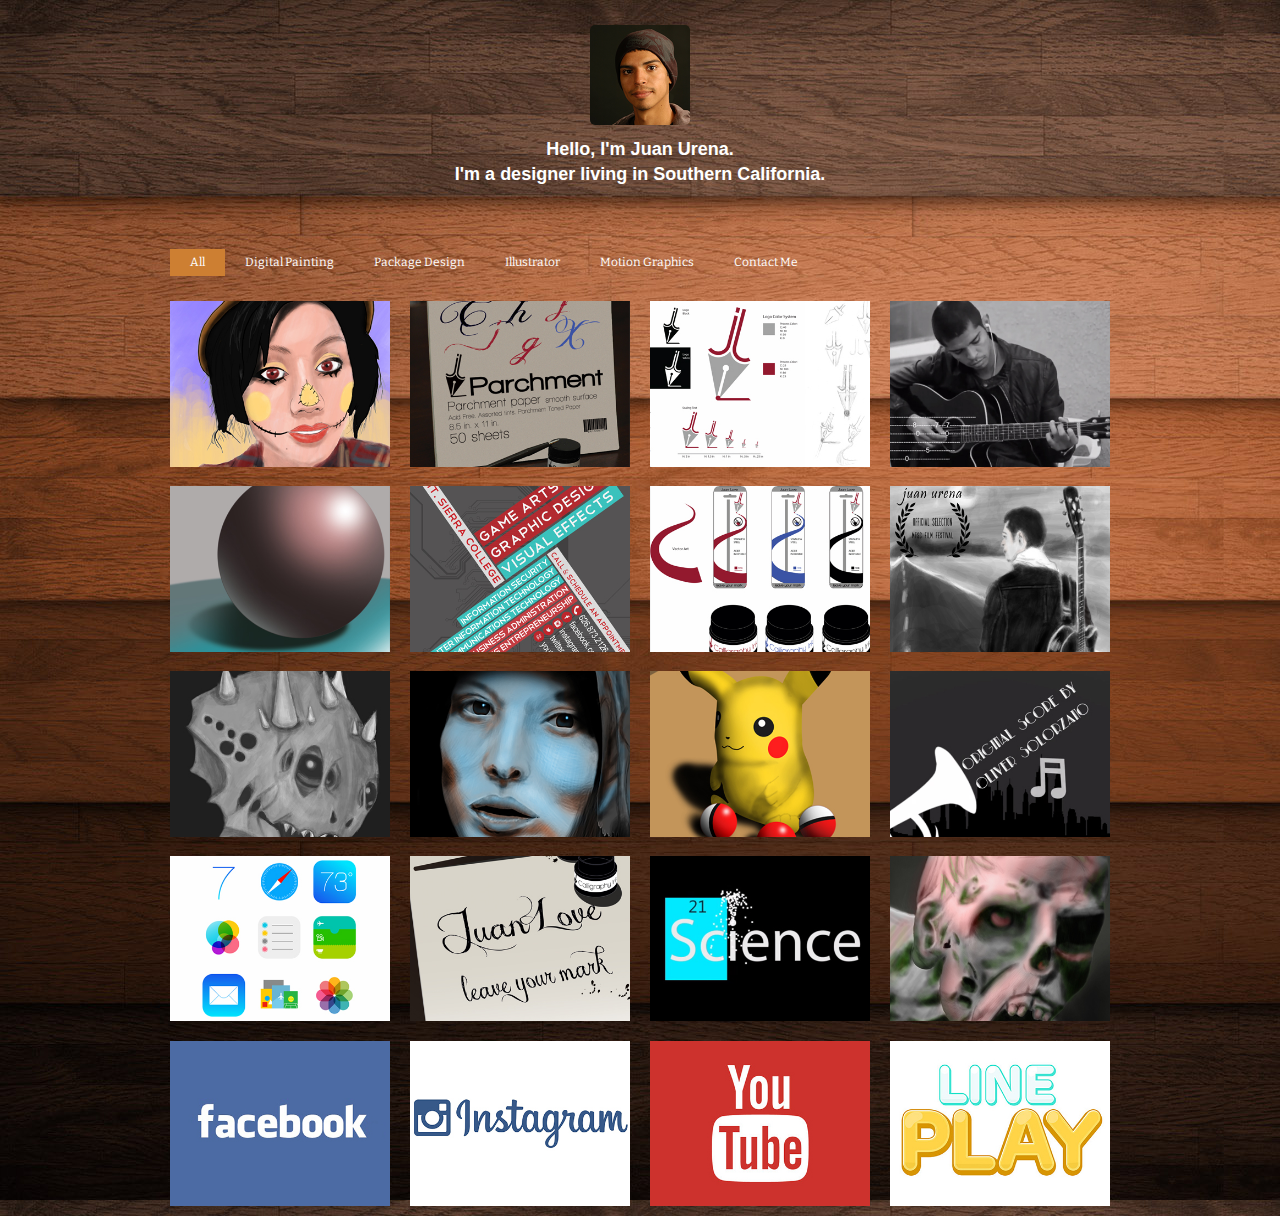
<file: index.html>
<!DOCTYPE html>
<html lang="en">
<head>

	<meta charset="utf-8">
	<title>Juan Urena Portfolio</title>

	<link rel="stylesheet" href="css/normalize.css">
	<link rel="stylesheet" href="css/layout.css">
	<link href='https://fonts.googleapis.com/css?family=Bitter:400,400italic' rel='stylesheet' type='text/css'>

	<!--[if lt IE 9]>
		<script src="http://html5shim.googlecode.com/svn/trunk/html5.js"></script>a
	<![endif]-->
	<script type="text/javascript" src="http://ajax.googleapis.com/ajax/libs/jquery/1.9.1/jquery.min.js"></script>
	<script type="text/javascript" src="js/jquery.easing.min.js"></script>	
	<script type="text/javascript" src="js/jquery.mixitup.min.js"></script>
	<script type="text/javascript" src="http://www.queness.com/js/bsa.js"></script>
	
	<script type="text/javascript">
	$(function () {
		
		var filterList = {
		
			init: function () {
			
				// MixItUp plugin
				// http://mixitup.io
				$('#portfoliolist').mixitup({
					targetSelector: '.portfolio',
					filterSelector: '.filter',
					effects: ['fade'],
					easing: 'snap',
					// call the hover effect
					onMixEnd: filterList.hoverEffect()
				});				
			
			},
			
			hoverEffect: function () {
			
				// Simple parallax effect
				$('#portfoliolist .portfolio').hover(
					function () {
						$(this).find('.label').stop().animate({bottom: 0}, 200, 'easeOutQuad');
						$(this).find('img').stop().animate({top: -30}, 500, 'easeOutQuad');				
					},
					function () {
						$(this).find('.label').stop().animate({bottom: -40}, 200, 'easeInQuad');
						$(this).find('img').stop().animate({top: 0}, 300, 'easeOutQuad');								
					}		
				);				
			
			}

		};
		
		// Run the show!
		filterList.init();
		
		
	});	
	</script>

</head>
<body>

<!-- <header class="header">
    <img src="images/avatar.png" width="100" height="100" class="avatar" />
    <h1>Hello, I'm Juan Urena. <br />I'm a designer living in Southern California.</h1>
</header> -->

<div id="info">
	<div class="info-wrapper">
		<header class="header">
    		<img src="img/profile.png" width="100" height="100" class="avatar" />
    		<h1>Hello, I'm Juan Urena. <br />I'm a designer living in Southern California.</h1>
		</header>
	</div>
</div>	

<!-- <div id="info">
	<div class="info-wrapper">
		<a href="http://www.queness.com/post/14577/create-a-simple-responsive-portfolio-page-with-filtering-and-hover-effect"><b>Juan Love</b></a>
		<p>BLAH <a href="http://www.queness.com/post/14577/create-a-simple-responsive-portfolio-page-with-filtering-and-hover-effect">click if this gets broken</a></p>
	</div>
</div>	-->


	<div class="container">

		<ul id="filters" class="clearfix">
			<li><span class="filter active" data-filter="paint card icon logo web contact">All</span></li>
			<li><span class="filter" data-filter="paint">Digital Painting</span></li>
			<li><span class="filter" data-filter="card">Package Design</span></li>
			<li><span class="filter" data-filter="icon">Illustrator</span></li>
			<li><span class="filter" data-filter="logo">Motion Graphics</span></li>
			<li><span class="filter" data-filter="contact">Contact Me</span></li>
		</ul>

		<div id="portfoliolist">
			
			<div class="portfolio paint" data-cat="paint">
				<div class="portfolio-wrapper">			
					<a href="steph.html"><img src="img/portfolios/paint/6.jpg"/></a>
					<div class="label">
						<div class="label-text">
							<a class="text-title">Portrait</a>
							<span class="text-category">Digital Painting</span>
						</div>
						<div class="label-bg"></div>
					</div>
				</div>
			</div>	


			<div class="portfolio card" data-cat="card">
				<div class="portfolio-wrapper">			
					<a href="product.html"><img src="img/portfolios/ill/6.jpg" /></a>
					<div class="label">
						<div class="label-text">
							<a class="text-title">Art Supplies</a>
							<span class="text-category">Package Design</span>
						</div>
						<div class="label-bg"></div>
					</div>
				</div>
			</div>	

			<div class="portfolio icon" data-cat="icon">
				<div class="portfolio-wrapper">			
					<a href="myLogo.html"><img src="img/portfolios/ill/3.jpg"/></a>
					<div class="label">
						<div class="label-text">
							<a class="text-title">Logo Design</a>
							<span class="text-category">Illustrator</span>
						</div>
						<div class="label-bg"></div>
					</div>
				</div>
			</div>

			<div class="portfolio logo" data-cat="logo">
				<div class="portfolio-wrapper">			
					<a href="guitarVid.html"><img src="img/portfolios/vid/1.jpg" alt="" /></a>
					<div class="label">
						<div class="label-text">
							<a class="text-title">Guitar Tutorial</a>
							<span class="text-category">Motion Graphics</span>
						</div>
						<div class="label-bg"></div>
					</div>
				</div>
			</div>						

			<div class="portfolio paint" data-cat="paint">
				<div class="portfolio-wrapper">			
					<img src="img/portfolios/paint/1.jpg" alt="" />
					<div class="label">
						<div class="label-text">
							<a class="text-title">Sphere</a>
							<span class="text-category">Digital Painting</span>
						</div>
						<div class="label-bg"></div>
					</div>
				</div>
			</div>		
			
			<div class="portfolio icon" data-cat="icon">
				<div class="portfolio-wrapper">						
					<img src="img/portfolios/ill/1.jpg" alt="" />
					<div class="label">
						<div class="label-text">
							<a class="text-title">College Flyer</a>
							<span class="text-category">Illustrator</span>
						</div>
						<div class="label-bg"></div>
					</div>
				</div>
			</div>				
			
			<div class="portfolio card" data-cat="card">
				<div class="portfolio-wrapper">			
					<img src="img/portfolios/ill/4.jpg" alt="" />
					<div class="label">
						<div class="label-text">
							<a class="text-title">Package Design</a>
							<span class="text-category">Pens</span>
						</div>
						<div class="label-bg"></div>
					</div>
				</div>
			</div>	
						
			<div class="portfolio paint" data-cat="paint">
				<div class="portfolio-wrapper">
					<img src="img/portfolios/paint/3.jpg" alt="" />
					<div class="label">
						<div class="label-text">
							<a class="text-title">Movie Poster</a>
							<span class="text-category">Digital Painting</span>
						</div>
						<div class="label-bg"></div>
					</div>
				</div>
			</div>			
			
			
			
			<div class="portfolio paint" data-cat="paint">
				<div class="portfolio-wrapper">			
					<a href="kmonster.html"><img src="img/portfolios/paint/4.jpg"/></a>
					<div class="label">
						<div class="label-text">
							<a class="text-title">Concept Design</a>
							<span class="text-category">Digital Painting</span>
						</div>
						<div class="label-bg"></div>
					</div>
				</div>
			</div>	
																										
			
			<div class="portfolio paint" data-cat="paint">
				<div class="portfolio-wrapper">			
					<a href="bluewoman.html"><img src="img/portfolios/paint/2.jpg" alt="" /></a>
					<div class="label">
						<div class="label-text">
							<a class="text-title">Portrait</a>
							<span class="text-category">Digital Painting</span>
						</div>
						<div class="label-bg"></div>
					</div>
				</div>
			</div>														
			
			<div class="portfolio paint" data-cat="paint">
				<div class="portfolio-wrapper">				
					<a href="pikachu.html"><img src="img/portfolios/paint/5.jpg" alt="" /></a>
					<div class="label">
						<div class="label-text">
							<a class="text-title">Pikachu</a>
							<span class="text-category" date-filter="app">Digital Painting</span>
						</div>
						<div class="label-bg"></div>
					</div>
				</div>
			</div>			
																

			<div class="portfolio logo" data-cat="logo">
				<div class="portfolio-wrapper">			
					<img src="img/portfolios/vid/2.jpg" alt="" />
					<div class="label">
						<div class="label-text">
							<a class="text-title">Title Sequence</a>
							<span class="text-category">Motion Graphics</span>
						</div>
						<div class="label-bg"></div>
					</div>
				</div>
			</div>													
			
			<div class="portfolio icon" data-cat="icon">
				<div class="portfolio-wrapper">			
					<img src="img/portfolios/ill/2.jpg" alt="" />
					<div class="label">
						<div class="label-text">
							<a class="text-title">Apple Icons</a>
							<span class="text-category">Illustrator</span>
						</div>
						<div class="label-bg"></div>
					</div>
				</div>
			</div>							

			<div class="portfolio card" data-cat="card">
				<div class="portfolio-wrapper">						
					<img src="img/portfolios/ill/5.jpg" alt="" />
					<div class="label">
						<div class="label-text">
							<a class="text-title">Package Design</a>
							<span class="text-category">Prototype</span>
						</div>
						<div class="label-bg"></div>
					</div>
				</div>
			</div>																								
		
								
			
			<div class="portfolio logo" data-cat="logo">
				<div class="portfolio-wrapper">			
					<img src="img/portfolios/vid/3.jpg" alt="" />
					<div class="label">
						<div class="label-text">
							<a class="text-title">Quick Six Sequences</a>
							<span class="text-category">Motion Graphics</span>
						</div>
						<div class="label-bg"></div>
					</div>
				</div>
			</div>																	

			<div class="portfolio paint" data-cat="paint">
				<div class="portfolio-wrapper">			
					<a href="zombie.html"><img src="img/portfolios/paint/7.jpg" alt="" /></a>
					<div class="label">
						<div class="label-text">
							<a class="text-title">Concept Art</a>
							<span class="text-category">Digital Painting</span>
						</div>
						<div class="label-bg"></div>
					</div>
				</div>
			</div>	

			<div class="portfolio contact" data-cat="contact">
				<div class="portfolio-wrapper">				
					<a href="http://www.facebook.com/juan.urena" target="_blank"><img src="img/contact/1.jpg" /></a>
					<div class="label">
						<div class="label-text">
							<a class="text-title">Find me @</a>
							<span class="text-category" date-filter="app">facebook.com/juanurena</span>
						</div>
						<div class="label-bg"></div>
					</div>
				</div>
			</div>

			<div class="portfolio contact" data-cat="contact">
				<div class="portfolio-wrapper">				
					<a href="http://www.instagram.com/juanlove__" target="_blank"><img src="img/contact/2.jpg" /></a>
					<div class="label">
						<div class="label-text">
							<a class="text-title">Find me @</a>
							<span class="text-category" date-filter="app">instagram.com/juanlove__</span>
						</div>
						<div class="label-bg"></div>
					</div>
				</div>
			</div>

			<div class="portfolio contact" data-cat="contact">
				<div class="portfolio-wrapper">				
					<img src="img/contact/3.jpg" alt="" />
					<div class="label">
						<div class="label-text">
							<a class="text-title">Find me @</a>
							<span class="text-category" date-filter="app">youtube.com/juanlove</span>
						</div>
						<div class="label-bg"></div>
					</div>
				</div>
			</div>

			<div class="portfolio contact" data-cat="contact">
				<div class="portfolio-wrapper">				
					<a href="lineplay.html"><img src="img/contact/5.jpg" alt="" /></a>
					<div class="label">
						<div class="label-text">
							<a class="text-title">Heart me @</a>
							<span class="text-category" date-filter="app">Line Play Cast</span>
						</div>
						<div class="label-bg"></div>
					</div>
				</div>
			</div>


										
			
		</div>
		
	</div>

</body>
</html>
</file>
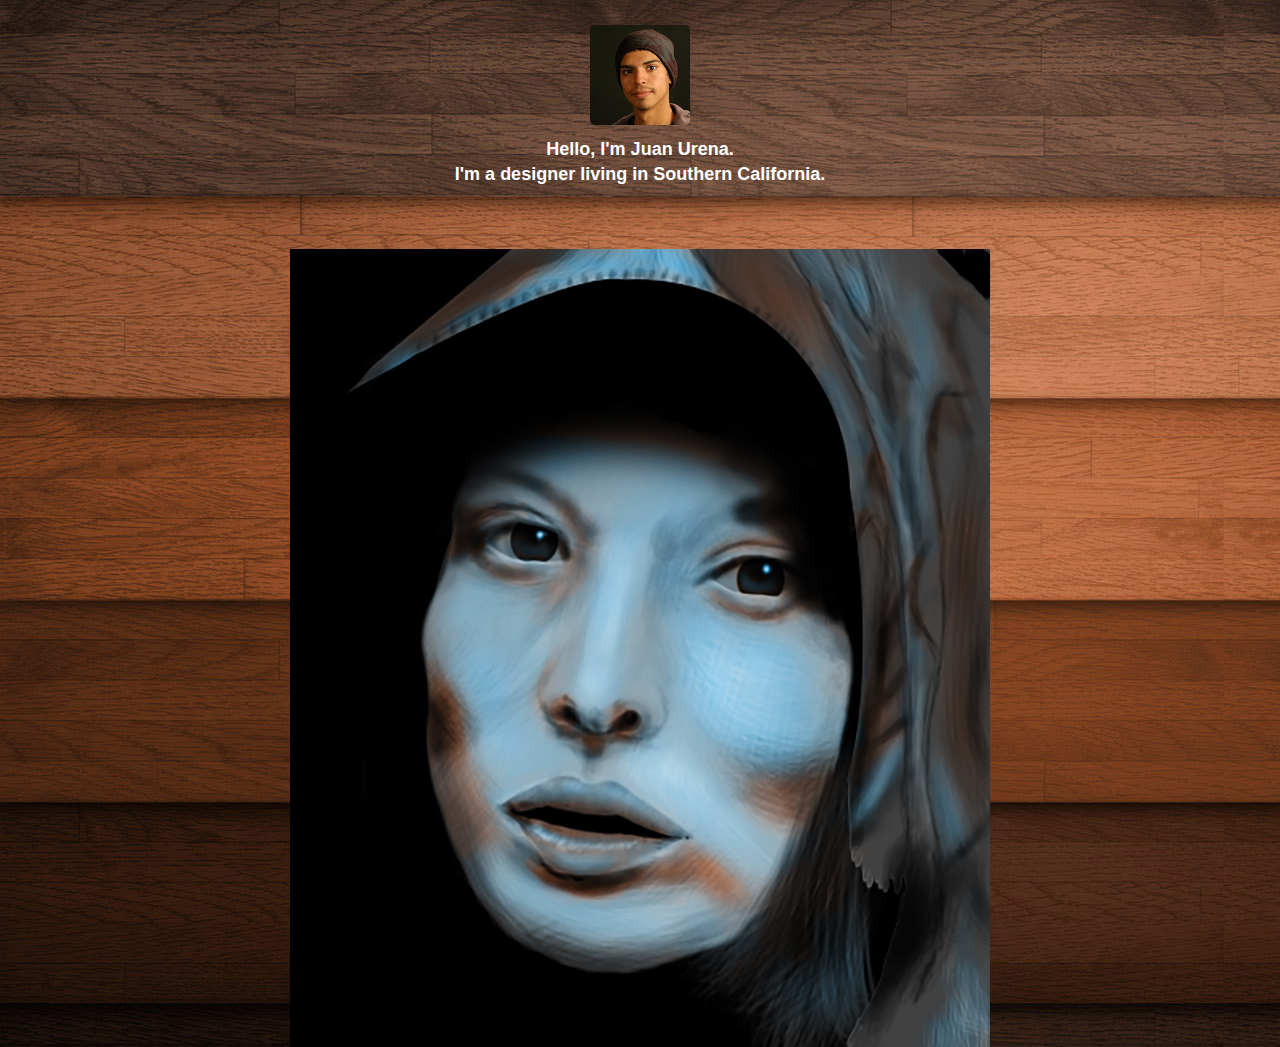
<file: bluewoman.html>
<!DOCTYPE html>
<html lang="en">
<head>

	<meta charset="utf-8">
	<title>Juan Urena Portfolio</title>
	

	<link rel="stylesheet" href="css/normalize.css">
	<link rel="stylesheet" href="css/layout.css">

	<!--[if lt IE 9]>
		<script src="http://html5shim.googlecode.com/svn/trunk/html5.js"></script>a
	<![endif]-->
	<script type="text/javascript" src="http://ajax.googleapis.com/ajax/libs/jquery/1.9.1/jquery.min.js"></script>
	<script type="text/javascript" src="js/jquery.easing.min.js"></script>	
	<script type="text/javascript" src="js/jquery.mixitup.min.js"></script>
	<script type="text/javascript" src="http://www.queness.com/js/bsa.js"></script>
	
	<script type="text/javascript">
	$(function () {
		
		var filterList = {
		
			init: function () {
			
				// MixItUp plugin
				// http://mixitup.io
				$('#portfoliolist').mixitup({
					targetSelector: '.portfolio',
					filterSelector: '.filter',
					effects: ['fade'],
					easing: 'snap',
					// call the hover effect
					onMixEnd: filterList.hoverEffect()
				});				
			
			},
			
			hoverEffect: function () {
			
				// Simple parallax effect
				$('#portfoliolist .portfolio').hover(
					function () {
						$(this).find('.label').stop().animate({bottom: 0}, 200, 'easeOutQuad');
						$(this).find('img').stop().animate({top: -30}, 500, 'easeOutQuad');				
					},
					function () {
						$(this).find('.label').stop().animate({bottom: -40}, 200, 'easeInQuad');
						$(this).find('img').stop().animate({top: 0}, 300, 'easeOutQuad');								
					}		
				);				
			
			}

		};
		
		// Run the show!
		filterList.init();
		
		
	});	
	</script>

</head>
<body>



<div id="info">
	<div class="info-wrapper">
		<header class="header">
    		<a href="index.html"><img src="img/profile.png" width="100" height="100" class="avatar" /></a>
    		<h1>Hello, I'm Juan Urena. <br />I'm a designer living in Southern California.</h1>
		</header>
	</div>
</div>	



	<div class="container2">
		<img src="img/portfolios/paintFull/woman.jpg" align="middle" width="100%" height="100%" />
	</div>


</body>
</html>
</file>
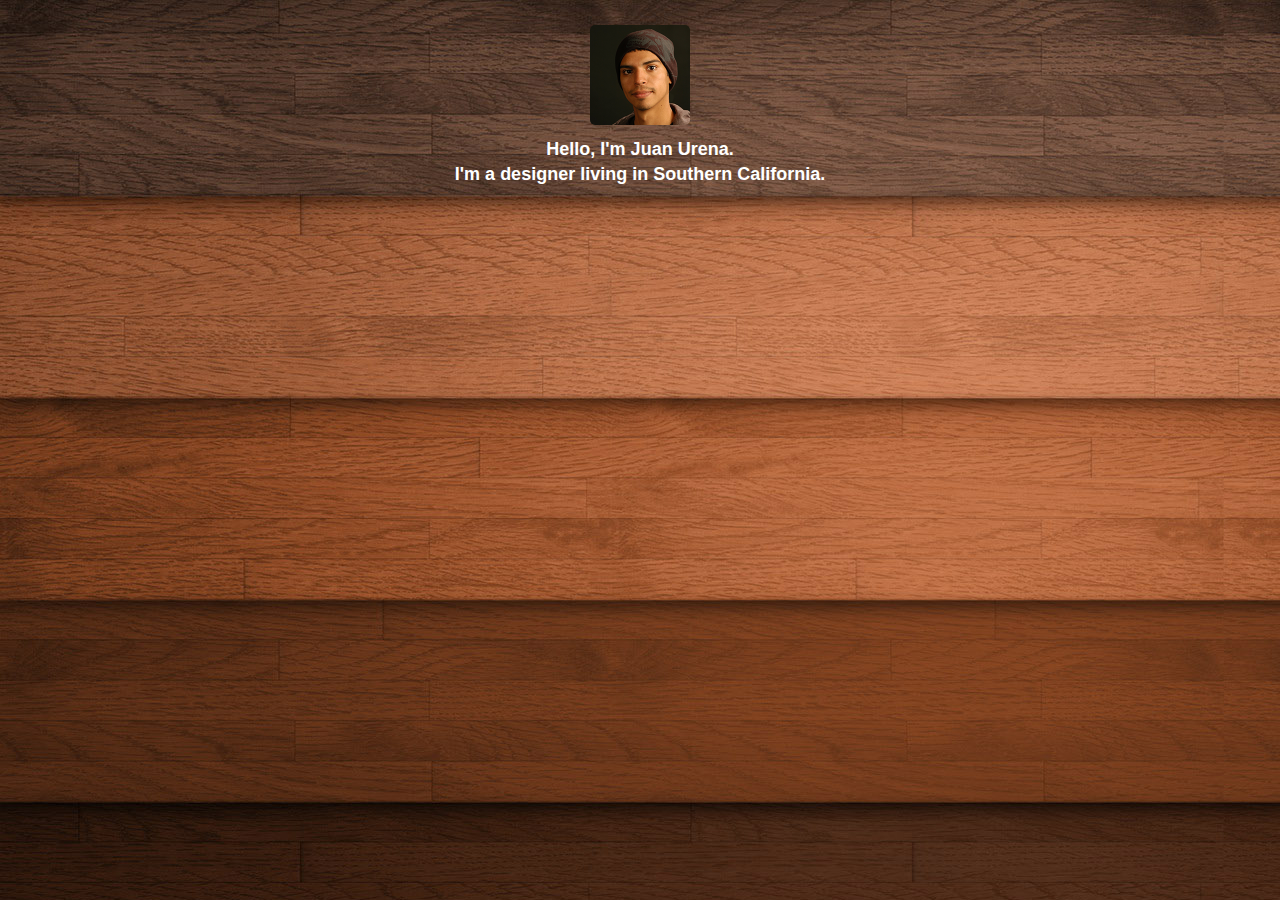
<file: guitarVid.html>
<!DOCTYPE html>
<html lang="en">
<head>

	<meta charset="utf-8">
	<title>Juan Urena Portfolio</title>


	<link rel="stylesheet" href="css/normalize.css">
	<link rel="stylesheet" href="css/layout.css">

	<!--[if lt IE 9]>
		<script src="http://html5shim.googlecode.com/svn/trunk/html5.js"></script>a
	<![endif]-->
	<script type="text/javascript" src="http://ajax.googleapis.com/ajax/libs/jquery/1.9.1/jquery.min.js"></script>
	<script type="text/javascript" src="js/jquery.easing.min.js"></script>	
	<script type="text/javascript" src="js/jquery.mixitup.min.js"></script>
	<script type="text/javascript" src="http://www.queness.com/js/bsa.js"></script>
	
	<script type="text/javascript">
	$(function () {
		
		var filterList = {
		
			init: function () {
			
				// MixItUp plugin
				// http://mixitup.io
				$('#portfoliolist').mixitup({
					targetSelector: '.portfolio',
					filterSelector: '.filter',
					effects: ['fade'],
					easing: 'snap',
					// call the hover effect
					onMixEnd: filterList.hoverEffect()
				});				
			
			},
			
			hoverEffect: function () {
			
				// Simple parallax effect
				$('#portfoliolist .portfolio').hover(
					function () {
						$(this).find('.label').stop().animate({bottom: 0}, 200, 'easeOutQuad');
						$(this).find('img').stop().animate({top: -30}, 500, 'easeOutQuad');				
					},
					function () {
						$(this).find('.label').stop().animate({bottom: -40}, 200, 'easeInQuad');
						$(this).find('img').stop().animate({top: 0}, 300, 'easeOutQuad');								
					}		
				);				
			
			}

		};
		
		// Run the show!
		filterList.init();
		
		
	});	
	</script>

</head>
<body>



<div id="info">
	<div class="info-wrapper">
		<header class="header">
    		<a href="index.html"><img src="img/profile.png" width="100" height="100" class="avatar" /></a>
    		<h1>Hello, I'm Juan Urena. <br />I'm a designer living in Southern California.</h1>
		</header>
	</div>
</div>	



	<div class="container2">
		<iframe width="560" height="315" src="https://www.youtube.com/embed/v5uFlQyzq0w" frameborder="0" allowfullscreen></iframe>
	</div>


</body>
</html>
</file>
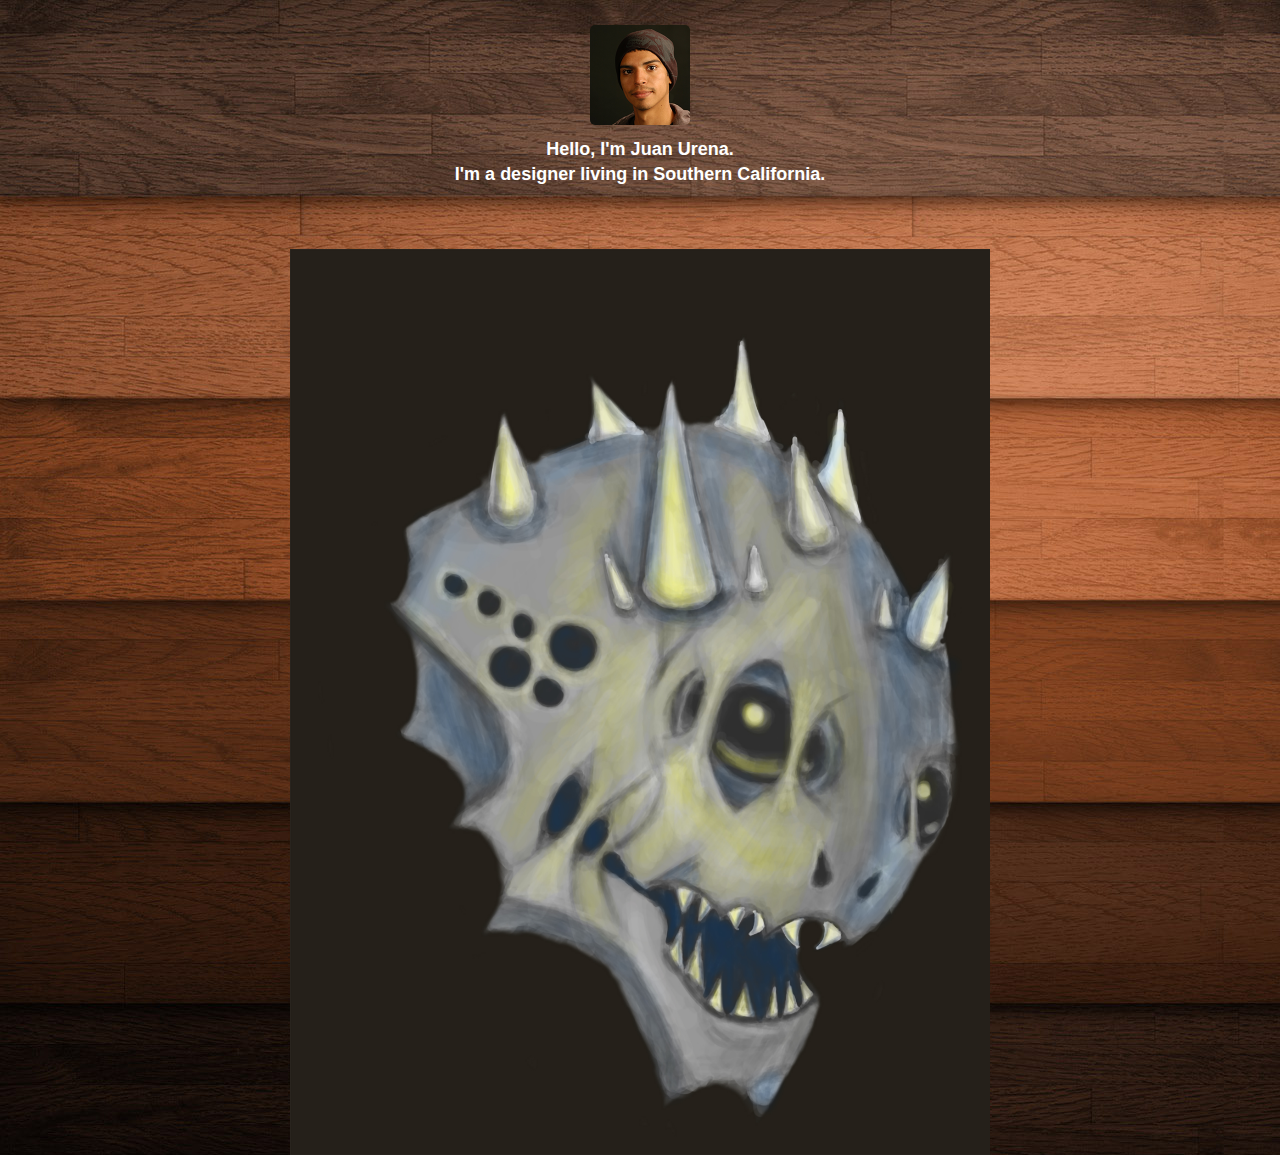
<file: kmonster.html>
<!DOCTYPE html>
<html lang="en">
<head>

	<meta charset="utf-8">
	<title>Juan Urena Portfolio</title>
	

	<link rel="stylesheet" href="css/normalize.css">
	<link rel="stylesheet" href="css/layout.css">

	<!--[if lt IE 9]>
		<script src="http://html5shim.googlecode.com/svn/trunk/html5.js"></script>a
	<![endif]-->
	<script type="text/javascript" src="http://ajax.googleapis.com/ajax/libs/jquery/1.9.1/jquery.min.js"></script>
	<script type="text/javascript" src="js/jquery.easing.min.js"></script>	
	<script type="text/javascript" src="js/jquery.mixitup.min.js"></script>
	<script type="text/javascript" src="http://www.queness.com/js/bsa.js"></script>
	
	<script type="text/javascript">
	$(function () {
		
		var filterList = {
		
			init: function () {
			
				// MixItUp plugin
				// http://mixitup.io
				$('#portfoliolist').mixitup({
					targetSelector: '.portfolio',
					filterSelector: '.filter',
					effects: ['fade'],
					easing: 'snap',
					// call the hover effect
					onMixEnd: filterList.hoverEffect()
				});				
			
			},
			
			hoverEffect: function () {
			
				// Simple parallax effect
				$('#portfoliolist .portfolio').hover(
					function () {
						$(this).find('.label').stop().animate({bottom: 0}, 200, 'easeOutQuad');
						$(this).find('img').stop().animate({top: -30}, 500, 'easeOutQuad');				
					},
					function () {
						$(this).find('.label').stop().animate({bottom: -40}, 200, 'easeInQuad');
						$(this).find('img').stop().animate({top: 0}, 300, 'easeOutQuad');								
					}		
				);				
			
			}

		};
		
		// Run the show!
		filterList.init();
		
		
	});	
	</script>

</head>
<body>



<div id="info">
	<div class="info-wrapper">
		<header class="header">
    		<a href="index.html"><img src="img/profile.png" width="100" height="100" class="avatar" /></a>
    		<h1>Hello, I'm Juan Urena. <br />I'm a designer living in Southern California.</h1>
		</header>
	</div>
</div>	



	<div class="container2">
		<img src="img/portfolios/paintFull/monster.jpg" align="middle" width="100%" height="100%" />
	</div>


</body>
</html>
</file>
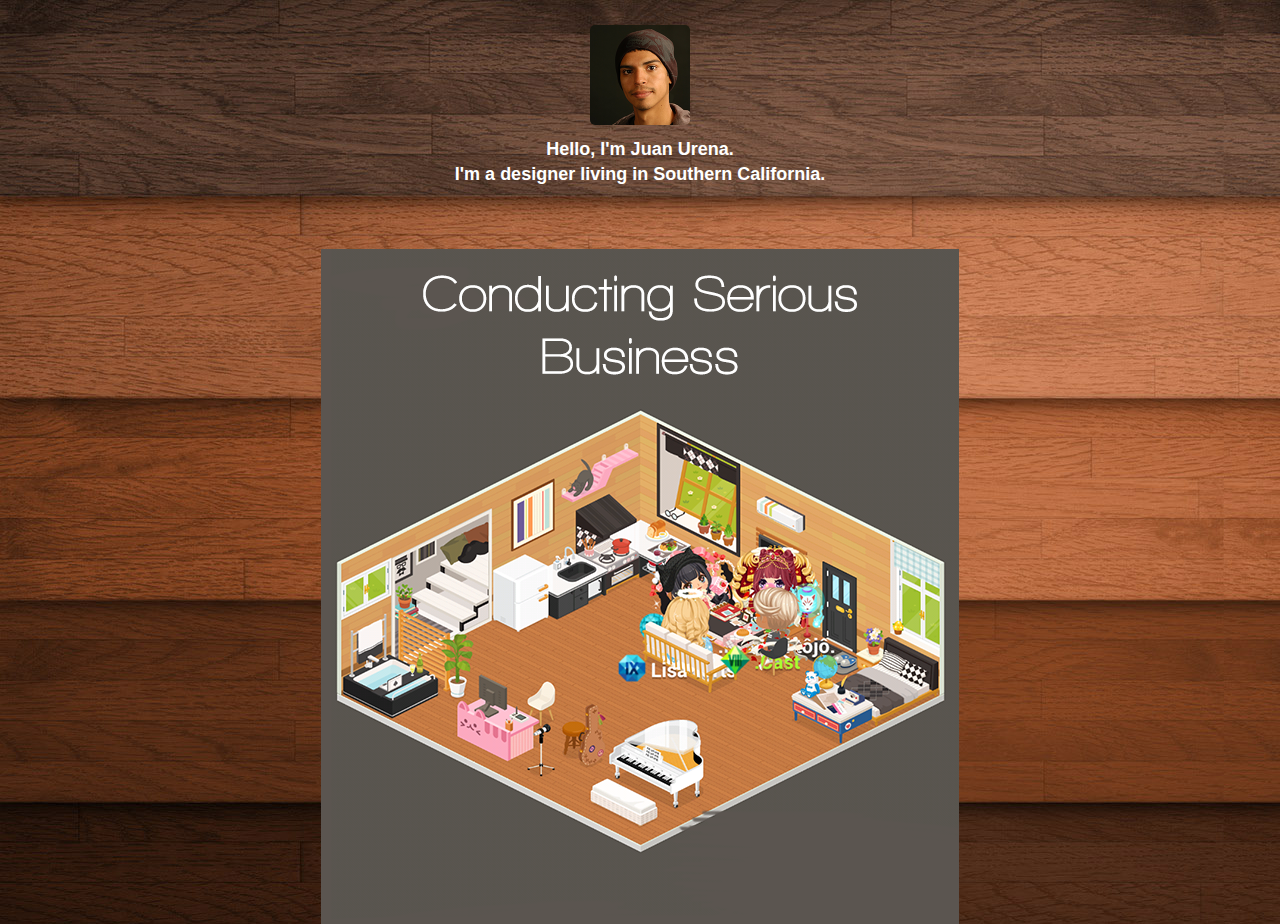
<file: lineplay.html>
<!DOCTYPE html>
<html lang="en">
<head>

	<meta charset="utf-8">
	<title>Juan Urena Portfolio</title>
	

	<link rel="stylesheet" href="css/normalize.css">
	<link rel="stylesheet" href="css/layout.css">

	<!--[if lt IE 9]>
		<script src="http://html5shim.googlecode.com/svn/trunk/html5.js"></script>a
	<![endif]-->
	<script type="text/javascript" src="http://ajax.googleapis.com/ajax/libs/jquery/1.9.1/jquery.min.js"></script>
	<script type="text/javascript" src="js/jquery.easing.min.js"></script>	
	<script type="text/javascript" src="js/jquery.mixitup.min.js"></script>
	<script type="text/javascript" src="http://www.queness.com/js/bsa.js"></script>
	
	<script type="text/javascript">
	$(function () {
		
		var filterList = {
		
			init: function () {
			
				// MixItUp plugin
				// http://mixitup.io
				$('#portfoliolist').mixitup({
					targetSelector: '.portfolio',
					filterSelector: '.filter',
					effects: ['fade'],
					easing: 'snap',
					// call the hover effect
					onMixEnd: filterList.hoverEffect()
				});				
			
			},
			
			hoverEffect: function () {
			
				// Simple parallax effect
				$('#portfoliolist .portfolio').hover(
					function () {
						$(this).find('.label').stop().animate({bottom: 0}, 200, 'easeOutQuad');
						$(this).find('img').stop().animate({top: -30}, 500, 'easeOutQuad');				
					},
					function () {
						$(this).find('.label').stop().animate({bottom: -40}, 200, 'easeInQuad');
						$(this).find('img').stop().animate({top: 0}, 300, 'easeOutQuad');								
					}		
				);				
			
			}

		};
		
		// Run the show!
		filterList.init();
		
		
	});	
	</script>

</head>
<body>



<div id="info">
	<div class="info-wrapper">
		<header class="header">
    		<a href="index.html"><img src="img/profile.png" width="100" height="100" class="avatar" /></a>
    		<h1>Hello, I'm Juan Urena. <br />I'm a designer living in Southern California.</h1>
		</header>
	</div>
</div>	



	<div class="container2">
		<img src="img/portfolios/paintFull/lineplay.png" align="middle" />
	</div>


</body>
</html>
</file>
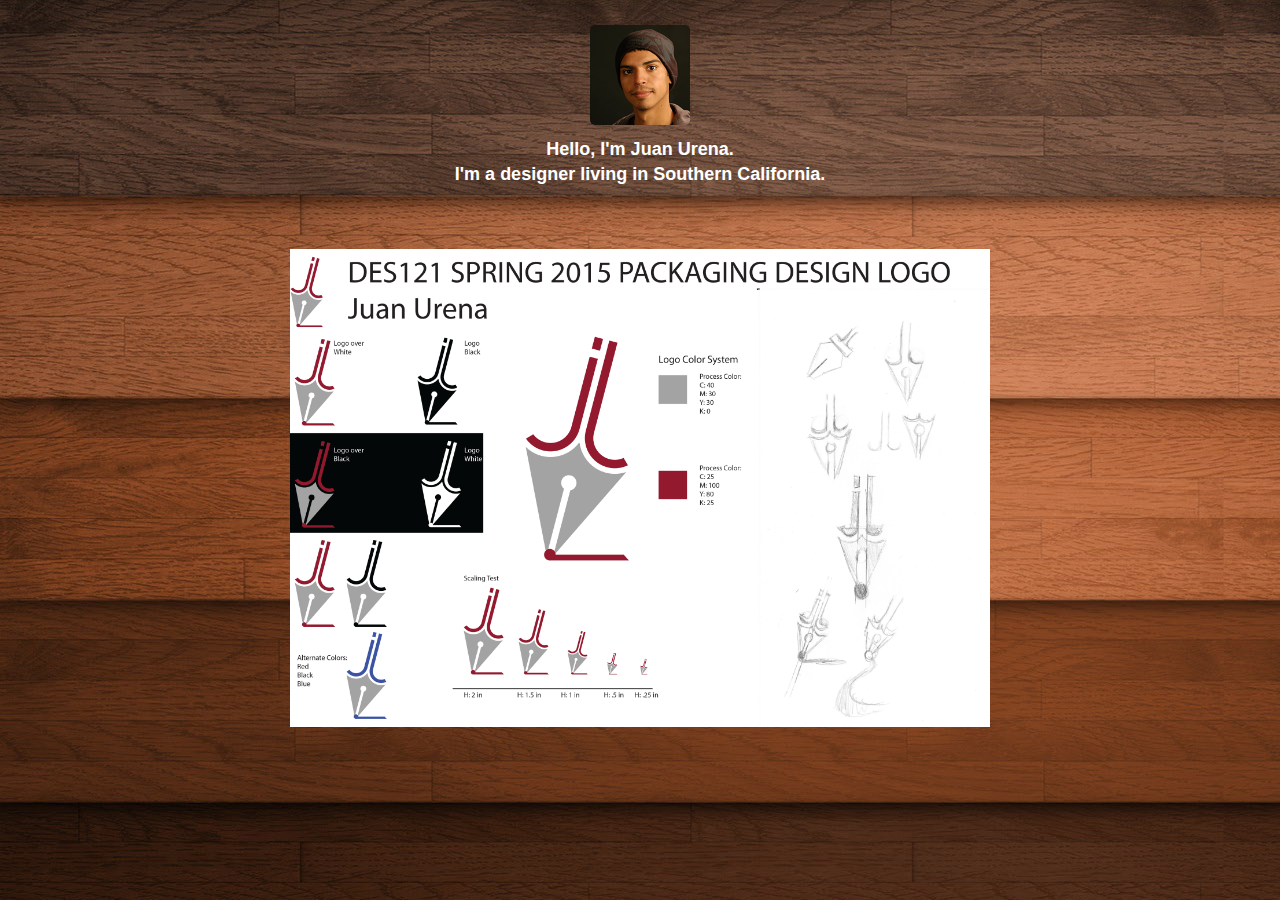
<file: myLogo.html>
<!DOCTYPE html>
<html lang="en">
<head>

	<meta charset="utf-8">
	<title>Juan Urena Portfolio</title>


	<link rel="stylesheet" href="css/normalize.css">
	<link rel="stylesheet" href="css/layout.css">

	<!--[if lt IE 9]>
		<script src="http://html5shim.googlecode.com/svn/trunk/html5.js"></script>a
	<![endif]-->
	<script type="text/javascript" src="http://ajax.googleapis.com/ajax/libs/jquery/1.9.1/jquery.min.js"></script>
	<script type="text/javascript" src="js/jquery.easing.min.js"></script>	
	<script type="text/javascript" src="js/jquery.mixitup.min.js"></script>
	<script type="text/javascript" src="http://www.queness.com/js/bsa.js"></script>
	
	<script type="text/javascript">
	$(function () {
		
		var filterList = {
		
			init: function () {
			
				// MixItUp plugin
				// http://mixitup.io
				$('#portfoliolist').mixitup({
					targetSelector: '.portfolio',
					filterSelector: '.filter',
					effects: ['fade'],
					easing: 'snap',
					// call the hover effect
					onMixEnd: filterList.hoverEffect()
				});				
			
			},
			
			hoverEffect: function () {
			
				// Simple parallax effect
				$('#portfoliolist .portfolio').hover(
					function () {
						$(this).find('.label').stop().animate({bottom: 0}, 200, 'easeOutQuad');
						$(this).find('img').stop().animate({top: -30}, 500, 'easeOutQuad');				
					},
					function () {
						$(this).find('.label').stop().animate({bottom: -40}, 200, 'easeInQuad');
						$(this).find('img').stop().animate({top: 0}, 300, 'easeOutQuad');								
					}		
				);				
			
			}

		};
		
		// Run the show!
		filterList.init();
		
		
	});	
	</script>

</head>
<body>



<div id="info">
	<div class="info-wrapper">
		<header class="header">
    		<a href="index.html"><img src="img/profile.png" width="100" height="100" class="avatar" /></a>
    		<h1>Hello, I'm Juan Urena. <br />I'm a designer living in Southern California.</h1>
		</header>
	</div>
</div>	



	<div class="container2">
		<img src="img/portfolios/paintFull/myLogo.png" width="100%" height="100%"/>
	</div>


</body>
</html>
</file>
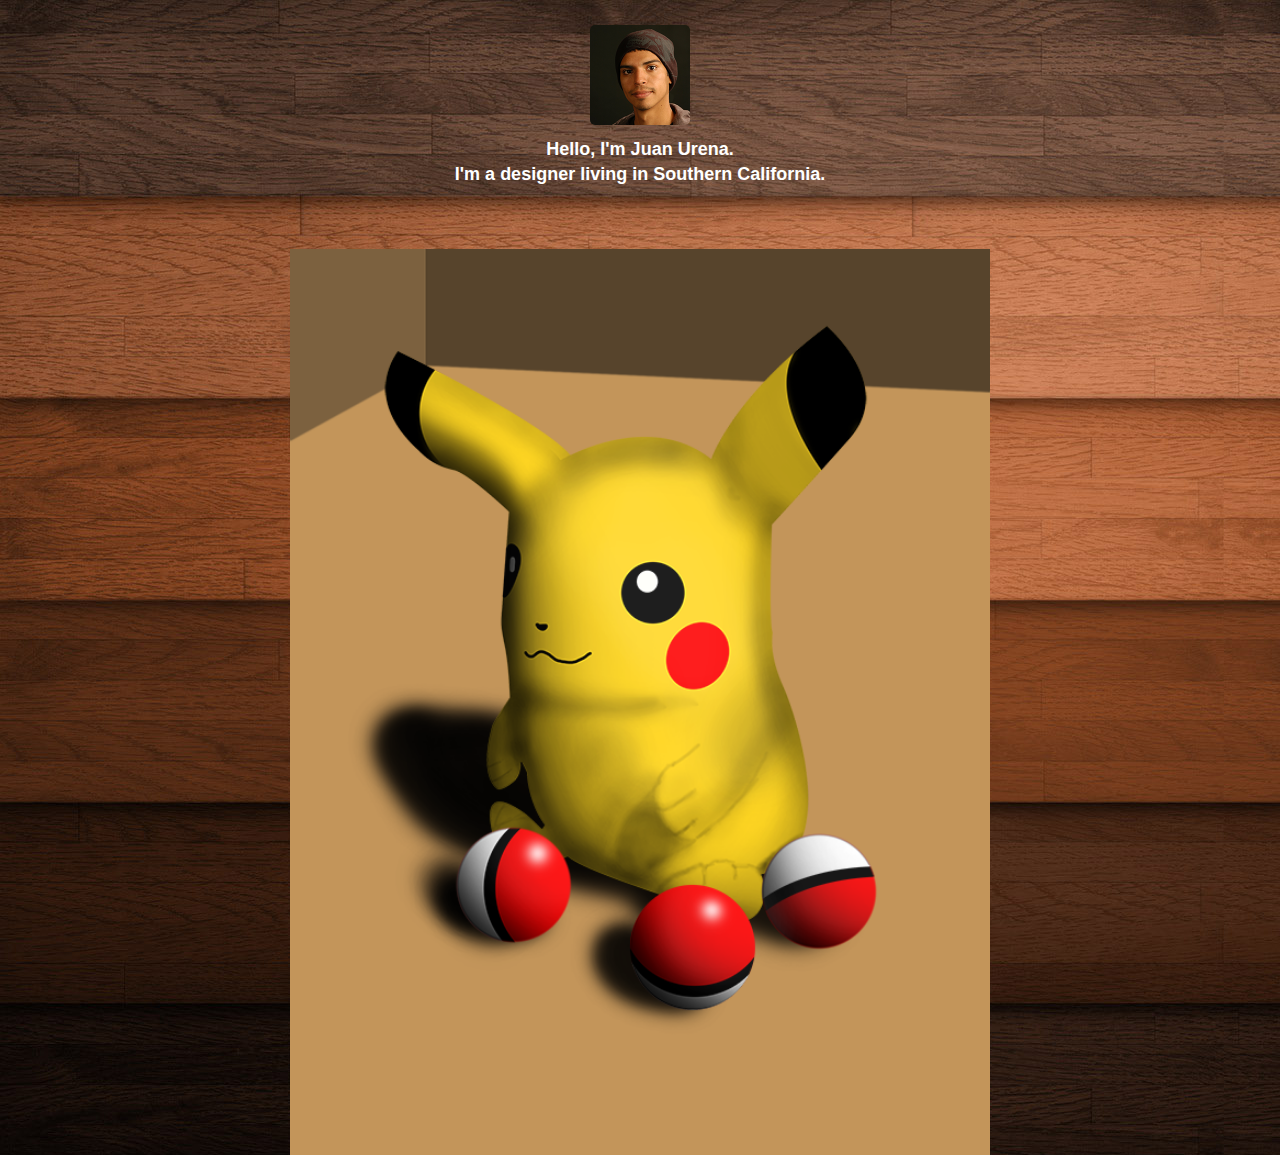
<file: pikachu.html>
<!DOCTYPE html>
<html lang="en">
<head>

	<meta charset="utf-8">
	<title>Juan Urena Portfolio</title>


	<link rel="stylesheet" href="css/normalize.css">
	<link rel="stylesheet" href="css/layout.css">

	<!--[if lt IE 9]>
		<script src="http://html5shim.googlecode.com/svn/trunk/html5.js"></script>a
	<![endif]-->
	<script type="text/javascript" src="http://ajax.googleapis.com/ajax/libs/jquery/1.9.1/jquery.min.js"></script>
	<script type="text/javascript" src="js/jquery.easing.min.js"></script>	
	<script type="text/javascript" src="js/jquery.mixitup.min.js"></script>
	<script type="text/javascript" src="http://www.queness.com/js/bsa.js"></script>
	
	<script type="text/javascript">
	$(function () {
		
		var filterList = {
		
			init: function () {
			
				// MixItUp plugin
				// http://mixitup.io
				$('#portfoliolist').mixitup({
					targetSelector: '.portfolio',
					filterSelector: '.filter',
					effects: ['fade'],
					easing: 'snap',
					// call the hover effect
					onMixEnd: filterList.hoverEffect()
				});				
			
			},
			
			hoverEffect: function () {
			
				// Simple parallax effect
				$('#portfoliolist .portfolio').hover(
					function () {
						$(this).find('.label').stop().animate({bottom: 0}, 200, 'easeOutQuad');
						$(this).find('img').stop().animate({top: -30}, 500, 'easeOutQuad');				
					},
					function () {
						$(this).find('.label').stop().animate({bottom: -40}, 200, 'easeInQuad');
						$(this).find('img').stop().animate({top: 0}, 300, 'easeOutQuad');								
					}		
				);				
			
			}

		};
		
		// Run the show!
		filterList.init();
		
		
	});	
	</script>

</head>
<body>



<div id="info">
	<div class="info-wrapper">
		<header class="header">
    		<a href="index.html"><img src="img/profile.png" width="100" height="100" class="avatar" /></a>
    		<h1>Hello, I'm Juan Urena. <br />I'm a designer living in Southern California.</h1>
		</header>
	</div>
</div>	



	<div class="container2">
		<img src="img/portfolios/paintFull/pikachu.png" width="100%" height="100%"/>
	</div>


</body>
</html>
</file>
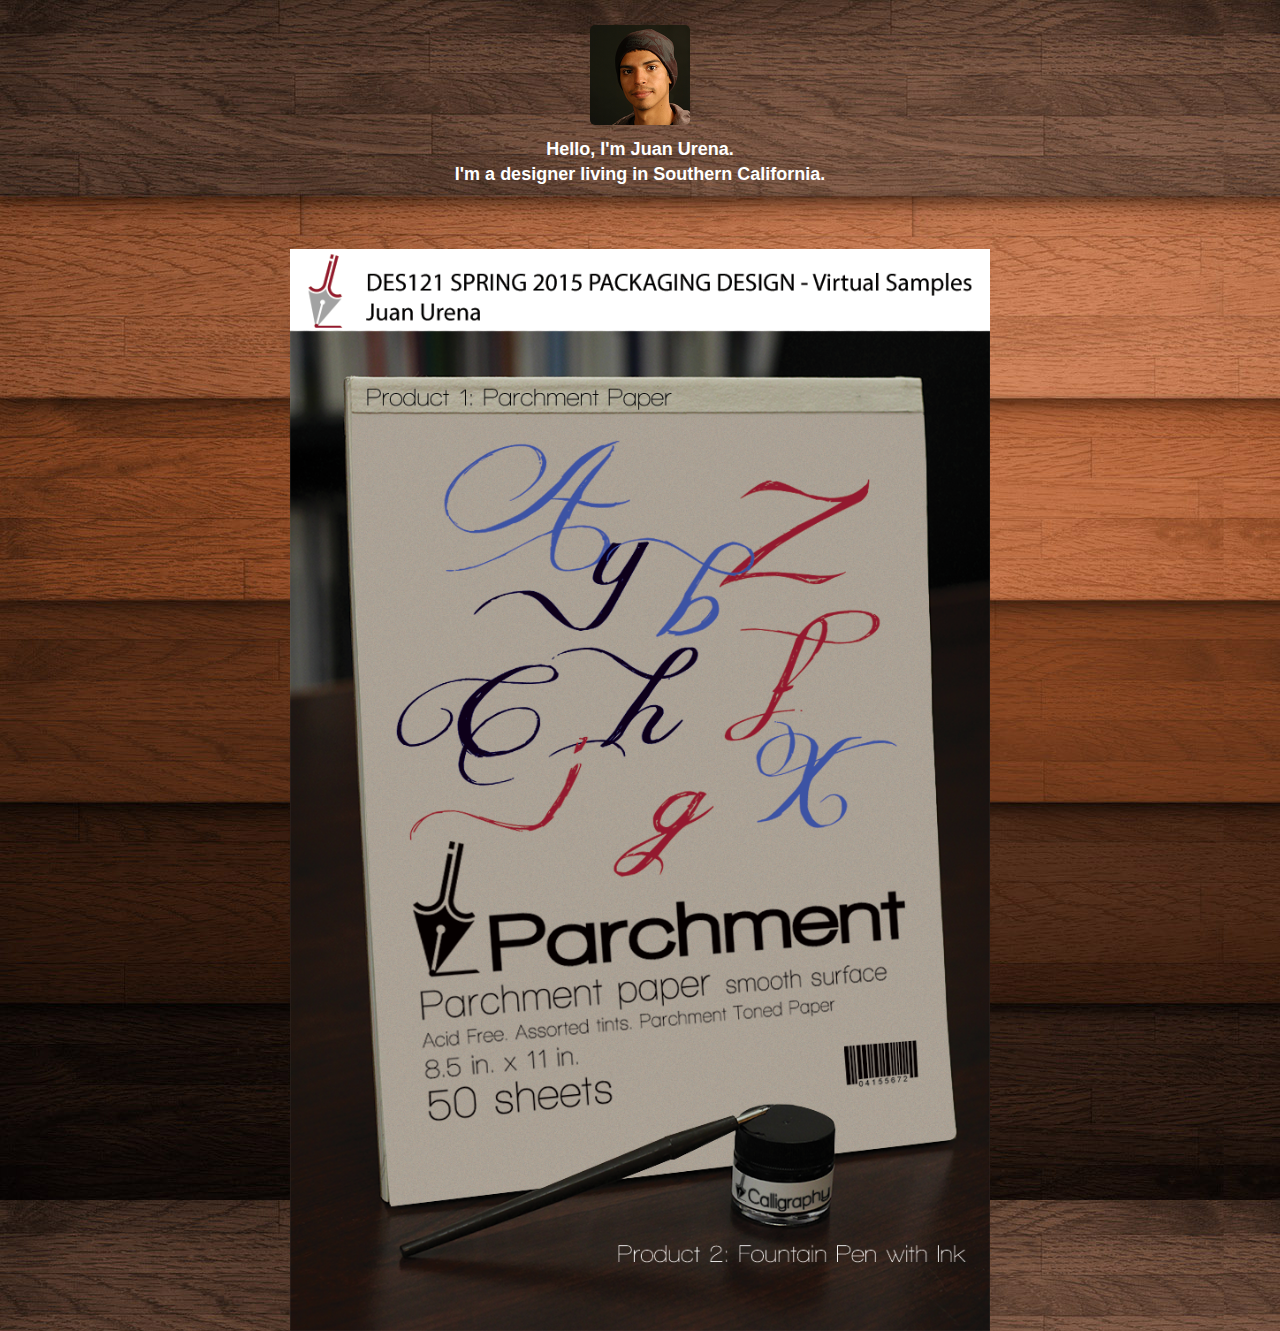
<file: product.html>
<!DOCTYPE html>
<html lang="en">
<head>

	<meta charset="utf-8">
	<title>Juan Urena Portfolio</title>


	<link rel="stylesheet" href="css/normalize.css">
	<link rel="stylesheet" href="css/layout.css">

	<!--[if lt IE 9]>
		<script src="http://html5shim.googlecode.com/svn/trunk/html5.js"></script>a
	<![endif]-->
	<script type="text/javascript" src="http://ajax.googleapis.com/ajax/libs/jquery/1.9.1/jquery.min.js"></script>
	<script type="text/javascript" src="js/jquery.easing.min.js"></script>	
	<script type="text/javascript" src="js/jquery.mixitup.min.js"></script>
	<script type="text/javascript" src="http://www.queness.com/js/bsa.js"></script>
	
	<script type="text/javascript">
	$(function () {
		
		var filterList = {
		
			init: function () {
			
				// MixItUp plugin
				// http://mixitup.io
				$('#portfoliolist').mixitup({
					targetSelector: '.portfolio',
					filterSelector: '.filter',
					effects: ['fade'],
					easing: 'snap',
					// call the hover effect
					onMixEnd: filterList.hoverEffect()
				});				
			
			},
			
			hoverEffect: function () {
			
				// Simple parallax effect
				$('#portfoliolist .portfolio').hover(
					function () {
						$(this).find('.label').stop().animate({bottom: 0}, 200, 'easeOutQuad');
						$(this).find('img').stop().animate({top: -30}, 500, 'easeOutQuad');				
					},
					function () {
						$(this).find('.label').stop().animate({bottom: -40}, 200, 'easeInQuad');
						$(this).find('img').stop().animate({top: 0}, 300, 'easeOutQuad');								
					}		
				);				
			
			}

		};
		
		// Run the show!
		filterList.init();
		
		
	});	
	</script>

</head>
<body>



<div id="info">
	<div class="info-wrapper">
		<header class="header">
    		<a href="index.html"><img src="img/profile.png" width="100" height="100" class="avatar" /></a>
    		<h1>Hello, I'm Juan Urena. <br />I'm a designer living in Southern California.</h1>
		</header>
	</div>
</div>	



	<div class="container2">
		<img src="img/portfolios/paintFull/product.png" width="100%" height="100%"/>
	</div>


</body>
</html>
</file>
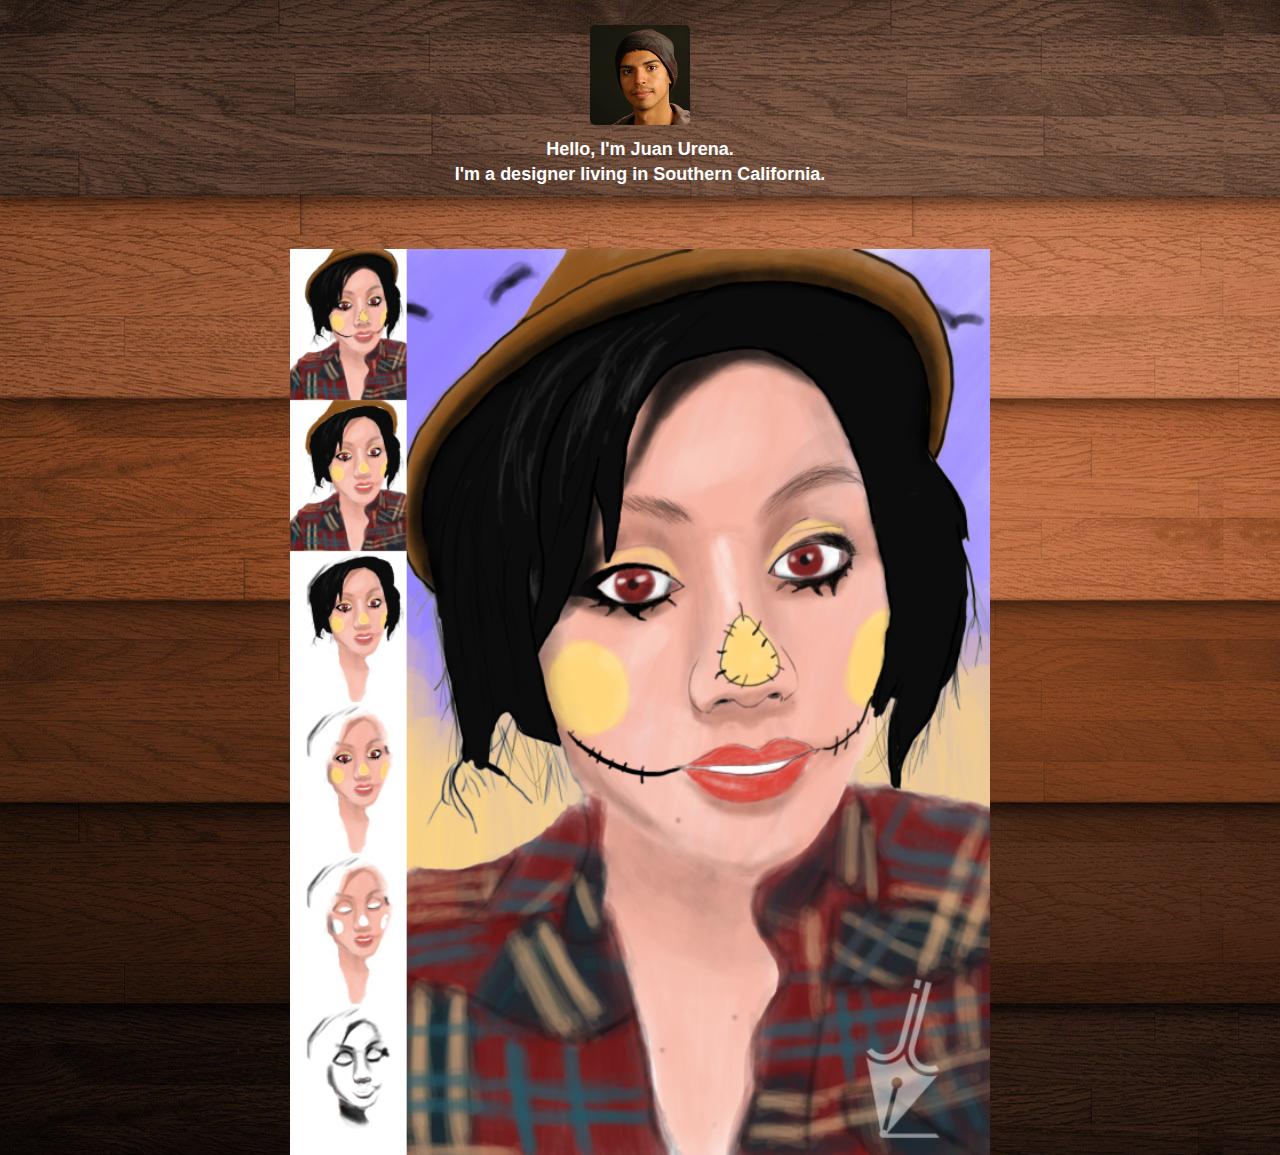
<file: steph.html>
<!DOCTYPE html>
<html lang="en">
<head>

	<meta charset="utf-8">
	<title>Juan Urena Portfolio</title>
	

	<link rel="stylesheet" href="css/normalize.css">
	<link rel="stylesheet" href="css/layout.css">

	<!--[if lt IE 9]>
		<script src="http://html5shim.googlecode.com/svn/trunk/html5.js"></script>a
	<![endif]-->
	<script type="text/javascript" src="http://ajax.googleapis.com/ajax/libs/jquery/1.9.1/jquery.min.js"></script>
	<script type="text/javascript" src="js/jquery.easing.min.js"></script>	
	<script type="text/javascript" src="js/jquery.mixitup.min.js"></script>
	<script type="text/javascript" src="http://www.queness.com/js/bsa.js"></script>
	
	<script type="text/javascript">
	$(function () {
		
		var filterList = {
		
			init: function () {
			
				// MixItUp plugin
				// http://mixitup.io
				$('#portfoliolist').mixitup({
					targetSelector: '.portfolio',
					filterSelector: '.filter',
					effects: ['fade'],
					easing: 'snap',
					// call the hover effect
					onMixEnd: filterList.hoverEffect()
				});				
			
			},
			
			hoverEffect: function () {
			
				// Simple parallax effect
				$('#portfoliolist .portfolio').hover(
					function () {
						$(this).find('.label').stop().animate({bottom: 0}, 200, 'easeOutQuad');
						$(this).find('img').stop().animate({top: -30}, 500, 'easeOutQuad');				
					},
					function () {
						$(this).find('.label').stop().animate({bottom: -40}, 200, 'easeInQuad');
						$(this).find('img').stop().animate({top: 0}, 300, 'easeOutQuad');								
					}		
				);				
			
			}

		};
		
		// Run the show!
		filterList.init();
		
		
	});	
	</script>

</head>
<body>



<div id="info">
	<div class="info-wrapper">
		<header class="header">
    		<a href="index.html"><img src="img/profile.png" width="100" height="100" class="avatar" /></a>
    		<h1>Hello, I'm Juan Urena. <br />I'm a designer living in Southern California.</h1>
		</header>
	</div>
</div>	



	<div class="container2">
		<img src="img/portfolios/paintFull/stephDetail.jpg" align="middle" width="100%" height="100%" />
	</div>


</body>
</html>
</file>
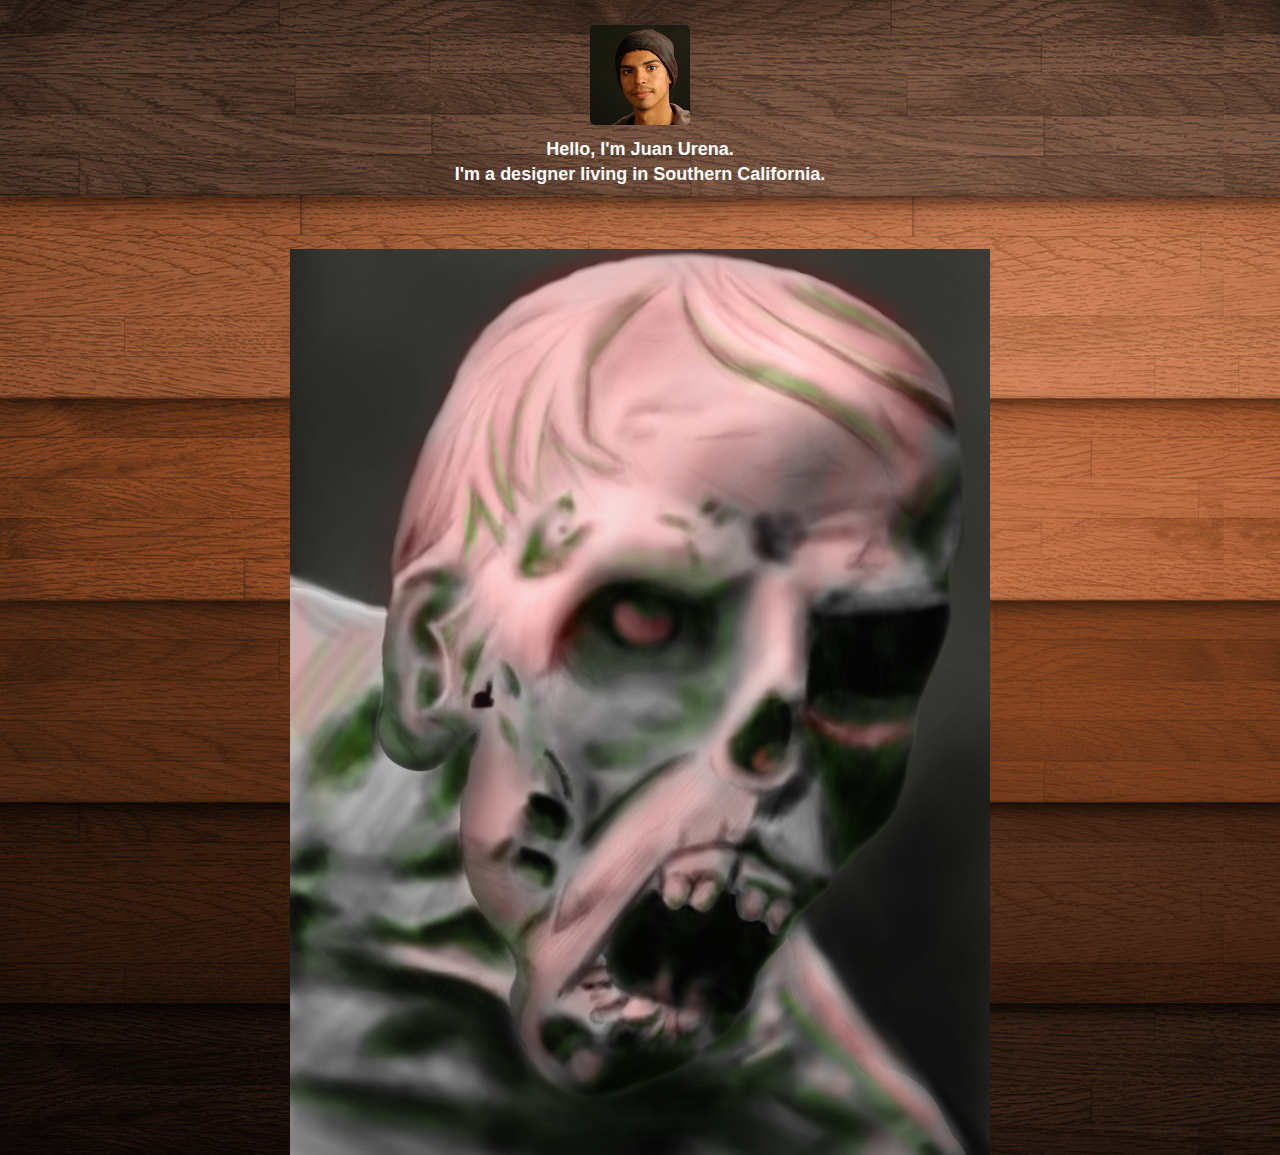
<file: zombie.html>
<!DOCTYPE html>
<html lang="en">
<head>

	<meta charset="utf-8">
	<title>Juan Urena Portfolio</title>
	

	<link rel="stylesheet" href="css/normalize.css">
	<link rel="stylesheet" href="css/layout.css">

	<!--[if lt IE 9]>
		<script src="http://html5shim.googlecode.com/svn/trunk/html5.js"></script>a
	<![endif]-->
	<script type="text/javascript" src="http://ajax.googleapis.com/ajax/libs/jquery/1.9.1/jquery.min.js"></script>
	<script type="text/javascript" src="js/jquery.easing.min.js"></script>	
	<script type="text/javascript" src="js/jquery.mixitup.min.js"></script>
	<script type="text/javascript" src="http://www.queness.com/js/bsa.js"></script>
	
	<script type="text/javascript">
	$(function () {
		
		var filterList = {
		
			init: function () {
			
				// MixItUp plugin
				// http://mixitup.io
				$('#portfoliolist').mixitup({
					targetSelector: '.portfolio',
					filterSelector: '.filter',
					effects: ['fade'],
					easing: 'snap',
					// call the hover effect
					onMixEnd: filterList.hoverEffect()
				});				
			
			},
			
			hoverEffect: function () {
			
				// Simple parallax effect
				$('#portfoliolist .portfolio').hover(
					function () {
						$(this).find('.label').stop().animate({bottom: 0}, 200, 'easeOutQuad');
						$(this).find('img').stop().animate({top: -30}, 500, 'easeOutQuad');				
					},
					function () {
						$(this).find('.label').stop().animate({bottom: -40}, 200, 'easeInQuad');
						$(this).find('img').stop().animate({top: 0}, 300, 'easeOutQuad');								
					}		
				);				
			
			}

		};
		
		// Run the show!
		filterList.init();
		
		
	});	
	</script>

</head>
<body>



<div id="info">
	<div class="info-wrapper">
		<header class="header">
    		<a href="index.html"><img src="img/profile.png" width="100" height="100" class="avatar" /></a>
    		<h1>Hello, I'm Juan Urena. <br />I'm a designer living in Southern California.</h1>
		</header>
	</div>
</div>	



	<div class="container2">
		<img src="img/portfolios/paintFull/zombie.jpg" align="middle" width="100%" height="100%" />
	</div>


</body>
</html>
</file>
<file: css/layout.css>
body {
	font-family: Bitter, Arial, Verdana;
	background: #efefef url('../img/wood.jpg') repeat 0 0;
	margin:15px 0 0 0;
	font-size:12px;
}
/* url('../img/grey.jpg') */
#info {
	-webkit-border-radius:5px;
	-moz-border-radius:5px;
	border-radius:5px;				
	/** background:#fcf8e3;
	border:1px solid  #fbeed5; **/
	width:95%;
	max-width:900px;
	margin:0 auto 40px auto;
	font-family:arial;
	font-size:12px;
	-webkit-box-sizing: border-box;
	-moz-box-sizing: border-box;
	-o-box-sizing: border-box;
	text-align: center;
}

	#info h1 {
		font-size: 150%;
		color: white;
	}

	#info img {
		-webkit-border-radius:5px;
		-moz-border-radius:5px;
		border-radius:5px;	
	}

	#info .info-wrapper {
		padding:10px;
	-webkit-box-sizing: border-box;
	-moz-box-sizing: border-box;
	-o-box-sizing: border-box;

	}
	
	#info a {
		color:#c09853;
		text-decoration:none;
	}
	
	#info p {
		margin:5px 0 0 0;
	}


.container { 
	position: relative; 
	width: 960px; 
	margin: 0 auto; 
	-webkit-transition: all 1s ease;
  -moz-transition: all 1s ease;
  -o-transition: all 1s ease;
  transition: all 1s ease;	
}

.container2 { 
	text-align: center;
	position: relative; 
	width: 700px; 
	margin: 0 auto; 
	-webkit-transition: all 1s ease;
  -moz-transition: all 1s ease;
  -o-transition: all 1s ease;
  transition: all 1s ease;	
}


 
#filters {
	margin:1%;
	padding:0;
	list-style:none;
}

	#filters li {
		float: left;
	}
	
	#filters li span {
		display: block;
		padding:5px 20px;		
		text-decoration:none;
		color: white;
		cursor: pointer;
	}
	
	#filters li span.active {
		background: #CD7F32;
		color: white;
	}
 

 
#portfoliolist .portfolio {
	-webkit-box-sizing: border-box;
	-moz-box-sizing: border-box;
	-o-box-sizing: border-box;
	width:23%;
	margin:1%;
	display:none;
	float:left;
	overflow:hidden;
}

	.portfolio-wrapper {
		overflow:hidden;
		position: relative !important;
		background: #666;
		cursor:pointer;
	}

	.portfolio img {
		max-width:100%;
		position: relative;
	}
	
	.portfolio .label {
		position: absolute;
		width: 100%;
		height:40px;
		bottom:-40px;
	}

		.portfolio .label-bg {
			background: #CD7F32;
			width: 100%;
			height:100%;
			position: absolute;
			top:0;
			left:0;
		}
	
		.portfolio .label-text {
			color:#fff;
			position: relative;
			z-index:500;
			padding:5px 8px;
		}
			
			.portfolio .text-category {
				display:block;
				font-size:9px;
			}
	
	
	
/* Container1 is for the home page*/


/* #Tablet (Portrait) */
@media only screen and (min-width: 768px) and (max-width: 959px) {
	.container {
		width: 768px; 
	}
}


/*  #Mobile (Portrait) - Note: Design for a width of 320px */
@media only screen and (max-width: 767px) {
	.container { 
		width: 95%; 
	}
	


	/* Container2 is for seperate pages*/
	/* #Tablet (Portrait) */
@media only screen and (min-width: 768px) and (max-width: 959px) {
	.container2 {
		width: 768px; 
	}
}


/*  #Mobile (Portrait) - Note: Design for a width of 320px */
@media only screen and (max-width: 767px) {
	.container2 { 
		width: 95%; 
	}

	#portfoliolist .portfolio {
		width:48%;
		margin:1%;
	}		

	#ads {
		display:none;
	}
	
}


/* #Mobile (Landscape) - Note: Design for a width of 480px */
@media only screen and (min-width: 480px) and (max-width: 767px) {
	.container {
		width: 70%;
	}
	
	#ads {
		display:none;
	}
	
}

/* #Clearing */

/* Self Clearing Goodness */
.container:after { content: "\0020"; display: block; height: 0; clear: both; visibility: hidden; }

.clearfix:before,
.clearfix:after,
.row:before,
.row:after {
  content: '\0020';
  display: block;
  overflow: hidden;
  visibility: hidden;
  width: 0;
  height: 0; }
.row:after,
.clearfix:after {
  clear: both; }
.row,
.clearfix {
  zoom: 1; }

.clear {
  clear: both;
  display: block;
  overflow: hidden;
  visibility: hidden;
  width: 0;
  height: 0;
}
</file>
